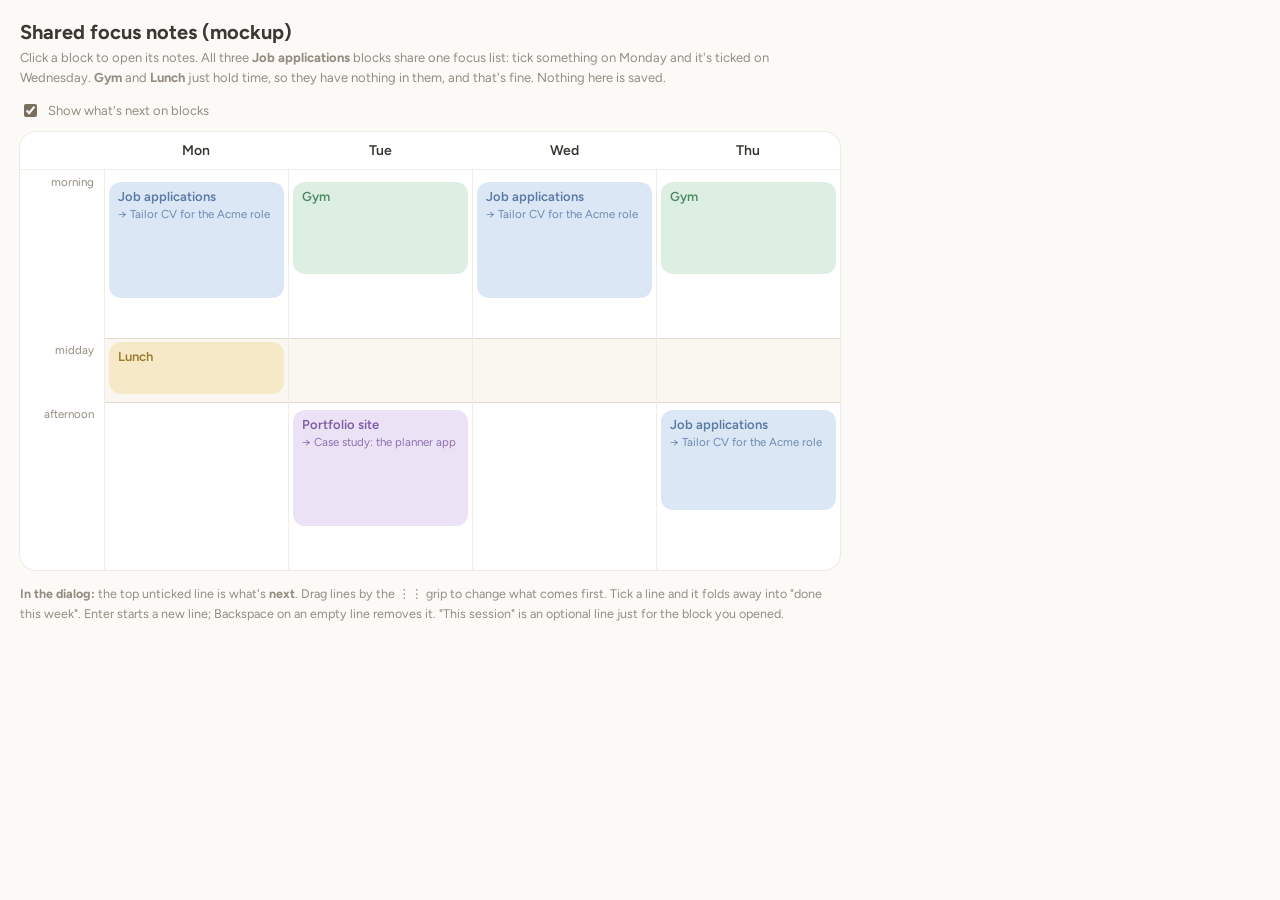
<file: schedule-ish/mockups/notes-focus.html>
<!doctype html>
<html lang="en">
<head>
<meta charset="utf-8">
<meta name="viewport" content="width=device-width, initial-scale=1">
<title>schedule-ish · shared focus notes mockup</title>
  <!-- Favicon: a tilted napkin with a vague week of blocks, inline so there's no extra file. -->
  <link rel="icon" href="data:image/svg+xml,%3Csvg xmlns='http://www.w3.org/2000/svg' viewBox='0 0 32 32'%3E%3Cg transform='rotate(-6 16 16)'%3E%3Crect x='2.5' y='2.5' width='27' height='27' rx='6' fill='%23fbfaf7' stroke='%233b3833' stroke-width='2'/%3E%3Cpath d='M3.5 9.5h25' stroke='%233b3833' stroke-width='1.6'/%3E%3Crect x='6.5' y='12' width='5.5' height='7' rx='2' fill='%237fa3d1'/%3E%3Crect x='13.25' y='14.5' width='5.5' height='10.5' rx='2' fill='%237dbb92'/%3E%3Crect x='20' y='12' width='5.5' height='5' rx='2' fill='%23eaa77a'/%3E%3Crect x='20' y='19' width='5.5' height='6' rx='2' fill='%237fa3d1'/%3E%3C/g%3E%3C/svg%3E">
<link href="https://fonts.googleapis.com/css2?family=Figtree:wght@400;500;600;700&display=swap" rel="stylesheet">
<style>
  /* A throwaway mockup for the notes-model brainstorm. Not wired to the app. */
  :root { --paper:#fbfaf7; --ink:#3b3833; --muted:#948c80; --faint:#c9c1b4; --grid:#f1ede6; --zone:#e2dbcf; --band:#faf7f1; }
  * { box-sizing: border-box; }
  body { margin: 0; background: var(--paper); color: var(--ink); font-family: Figtree, ui-sans-serif, system-ui, sans-serif; padding: 20px; }
  h1 { font-size: 20px; margin: 0 0 4px; }
  .sub { color: var(--muted); font-size: 13px; margin: 0 0 14px; max-width: 760px; line-height: 1.5; }
  .bar { display: flex; gap: 10px; align-items: center; margin-bottom: 12px; font-size: 13px; color: var(--muted); }
  .switch { display: inline-flex; align-items: center; gap: 8px; cursor: pointer; user-select: none; }
  .switch input { accent-color: #7a6f5f; }
  .board { display: grid; grid-template-columns: 84px repeat(4, minmax(120px, 1fr)); background: #fff; border-radius: 16px;
    box-shadow: 0 0 0 1px rgba(60,50,30,.07); overflow: hidden; max-width: 820px; }
  .hd { text-align: center; font-weight: 600; font-size: 14px; padding: 10px 0; border-bottom: 1px solid var(--grid); }
  .col { position: relative; height: 400px; border-left: 1px solid var(--grid); }
  .gut { position: relative; height: 400px; }
  .zl { position: absolute; right: 10px; font-size: 11.5px; color: var(--muted); }
  .line { position: absolute; left: 0; right: 0; border-top: 1px solid var(--zone); }
  .band { position: absolute; left: 0; right: 0; background: var(--band); }
  .blk { position: absolute; left: 4px; right: 4px; border-radius: 12px; padding: 7px 9px; font-size: 13px; cursor: pointer; overflow: hidden; }
  .blk:hover { box-shadow: 0 2px 8px rgba(60,50,30,.12); }
  .blk .t { font-weight: 600; }
  .blk .next { font-size: 11.5px; margin-top: 3px; opacity: .85; white-space: nowrap; overflow: hidden; text-overflow: ellipsis; }
  .blk .dots { position: absolute; right: 8px; bottom: 2px; font-size: 16px; opacity: .6; }

  .overlay { position: fixed; inset: 0; background: rgba(40,34,26,.18); display: none; place-items: start center; padding-top: 9vh; }
  .overlay.open { display: grid; }
  .dialog { width: min(460px, calc(100vw - 32px)); background: #fff; border-radius: 16px; overflow: hidden;
    box-shadow: 0 20px 50px rgba(60,50,30,.25), 0 0 0 1px rgba(60,50,30,.06); }
  .dh { padding: 14px 16px 10px; }
  .dh .title { font-size: 17px; font-weight: 700; }
  .dh .where { font-size: 12px; margin-top: 3px; opacity: .8; }
  .dh .where b { font-weight: 700; }
  .sec { padding: 10px 16px 4px; }
  .sec h3 { margin: 0 0 6px; font-size: 11px; font-weight: 600; letter-spacing: .04em; text-transform: uppercase; color: var(--muted); }
  .item { display: flex; align-items: center; gap: 6px; padding: 2px 0; border-radius: 8px; }
  .item.dragging { opacity: .4; }
  .item.over { box-shadow: 0 -2px 0 #7a6f5f; }
  .grip { width: 14px; color: var(--faint); cursor: grab; font-size: 13px; text-align: center; user-select: none; }
  .tick { width: 18px; height: 18px; border-radius: 99px; border: 1.5px solid var(--faint); background: #fff; flex: none; cursor: pointer; padding: 0; font-size: 11px; color: #fff; }
  .tick:hover { border-color: var(--muted); }
  .item input { flex: 1; min-width: 0; border: 0; outline: none; font: inherit; font-size: 14px; padding: 5px 2px; color: var(--ink); background: transparent; }
  .pill { font-size: 10.5px; font-weight: 600; padding: 1px 7px; border-radius: 99px; background: #f6e9c8; color: #8a6d24; flex: none; }
  .done-toggle { border: 0; background: none; font: inherit; font-size: 12px; color: var(--muted); cursor: pointer; padding: 6px 0 2px; }
  .done-item { display: flex; align-items: center; gap: 8px; font-size: 13px; color: var(--faint); padding: 3px 0 3px 20px; }
  .done-item .tick { background: #9fb6a3; border-color: #9fb6a3; }
  .done-item span { text-decoration: line-through; }
  .hint { font-size: 12px; color: var(--muted); padding: 4px 0 2px 20px; line-height: 1.5; }
  .soft { font-size: 12px; color: #9a7a2c; padding: 4px 0 2px 20px; }
  .session { width: 100%; border: 0; border-bottom: 1px dashed var(--zone); outline: none; font: inherit; font-size: 13.5px; padding: 6px 2px; color: var(--ink); }
  .df { display: flex; align-items: center; padding: 12px 16px 14px; gap: 8px; }
  .df .keys { font-size: 11.5px; color: var(--muted); }
  .btn { font: inherit; font-size: 13px; font-weight: 500; padding: 6px 14px; border-radius: 9px; border: 0; background: var(--ink); color: #fff; margin-left: auto; cursor: pointer; }
  .notes { max-width: 820px; color: var(--muted); font-size: 12.5px; line-height: 1.6; margin-top: 14px; }
</style>
</head>
<body>
<h1>Shared focus notes (mockup)</h1>
<p class="sub">Click a block to open its notes. All three <b>Job applications</b> blocks share one focus list: tick
something on Monday and it's ticked on Wednesday. <b>Gym</b> and <b>Lunch</b> just hold time, so they have nothing
in them, and that's fine. Nothing here is saved.</p>

<div class="bar">
  <label class="switch"><input type="checkbox" id="shownext" checked> Show what's next on blocks</label>
</div>

<div class="board" id="board"></div>
<div class="notes">
  <b>In the dialog:</b> the top unticked line is what's <b>next</b>. Drag lines by the ⋮⋮ grip to change what comes
  first. Tick a line and it folds away into "done this week". Enter starts a new line; Backspace on an empty line removes it.
  "This session" is an optional line just for the block you opened.
</div>

<div class="overlay" id="overlay"><div class="dialog" id="dialog"></div></div>

<script>
const PAL = { blue: ['#dbe7f5', '#5b7ba6'], green: ['#dcefe2', '#4f8a64'], butter: ['#f6e9c8', '#9a7a2c'], lav: ['#ece2f5', '#7e5ea6'] };
const DAYS = ['Mon', 'Tue', 'Wed', 'Thu'], H = 400, SOFT_LIMIT = 5;
const blocks = [
  { id: 1, d: 0, s: .03, h: .3, t: 'Job applications', c: 'blue' },
  { id: 2, d: 2, s: .03, h: .3, t: 'Job applications', c: 'blue' },
  { id: 3, d: 3, s: .6, h: .26, t: 'Job applications', c: 'blue' },
  { id: 4, d: 1, s: .03, h: .24, t: 'Gym', c: 'green' },
  { id: 5, d: 3, s: .03, h: .24, t: 'Gym', c: 'green' },
  { id: 6, d: 0, s: .43, h: .14, t: 'Lunch', c: 'butter' },
  { id: 7, d: 1, s: .6, h: .3, t: 'Portfolio site', c: 'lav' },
];
// Shared focus, one list per name, for the whole week.
const focus = {
  'Job applications': [
    { text: 'Tailor CV for the Acme role', done: false },
    { text: 'Follow up with Sam about the referral', done: false },
    { text: 'Shortlist three more roles', done: false },
    { text: 'Update LinkedIn headline', done: true },
  ],
  'Portfolio site': [{ text: 'Case study: the planner app', done: false }],
};
const session = { 2: 'Just the Acme application today' };
let open = null, showDone = false;

const list = t => (focus[t] = focus[t] || []);
const nextOf = t => list(t).find(x => !x.done && x.text.trim());
const esc = s => s.replace(/[&<>"]/g, c => ({ '&': '&amp;', '<': '&lt;', '>': '&gt;', '"': '&quot;' }[c]));

function renderBoard() {
  const showNext = document.getElementById('shownext').checked;
  let h = '<div class="hd"></div>' + DAYS.map(d => `<div class="hd">${d}</div>`).join('');
  h += '<div class="gut">' + [['morning', 0], ['midday', .42], ['afternoon', .58]].map(([n, a]) => `<div class="zl" style="top:${a * H + 5}px">${n}</div>`).join('') + '</div>';
  DAYS.forEach((d, i) => {
    h += `<div class="col"><div class="band" style="top:${.42 * H}px;height:${.16 * H}px"></div><div class="line" style="top:${.42 * H}px"></div><div class="line" style="top:${.58 * H}px"></div>`;
    for (const b of blocks.filter(x => x.d === i)) {
      const [fill, ink] = PAL[b.c];
      const nx = nextOf(b.t);
      const has = list(b.t).some(x => x.text.trim()) || session[b.id];
      h += `<div class="blk" data-id="${b.id}" style="top:${b.s * H}px;height:${b.h * H - 4}px;background:${fill};color:${ink}">
        <div class="t">${b.t}</div>
        ${showNext && nx ? `<div class="next">→ ${esc(nx.text)}</div>` : ''}
        ${!showNext && has ? '<span class="dots">⋯</span>' : ''}
      </div>`;
    }
    h += '</div>';
  });
  document.getElementById('board').innerHTML = h;
}

function renderDialog(focusIndex) {
  const b = blocks.find(x => x.id === open);
  const [fill, ink] = PAL[b.c];
  const items = list(b.t);
  const siblings = blocks.filter(x => x.t === b.t);
  const openItems = items.filter(x => !x.done), doneItems = items.filter(x => x.done);
  if (!openItems.length) items.push({ text: '', done: false });
  const live = items.filter(x => !x.done);
  const firstReal = live.find(x => x.text.trim());
  document.getElementById('dialog').innerHTML = `
    <div class="dh" style="background:${fill};color:${ink}">
      <div class="title">${b.t}</div>
      <div class="where">${siblings.length > 1
        ? `Shared by <b>${siblings.length} blocks</b> this week: ${siblings.map(x => x.id === b.id ? `<b>${DAYS[x.d]}</b>` : DAYS[x.d]).join(' · ')}`
        : `${DAYS[b.d]} · one block this week`}</div>
    </div>
    <div class="sec">
      <h3>Focus this week</h3>
      <div id="items">${live.map(x => {
        const i = items.indexOf(x);
        return `<div class="item" draggable="true" data-i="${i}">
          <span class="grip" title="Drag to change what's next">⋮⋮</span>
          <button class="tick" data-tick="${i}" title="Done"></button>
          <input data-i="${i}" value="${esc(x.text)}" placeholder="${live.length === 1 ? "What's first? (optional)" : ''}">
          ${x === firstReal ? '<span class="pill">next</span>' : ''}
        </div>`; }).join('')}</div>
      ${!items.some(x => x.text.trim()) ? `<div class="hint">Nothing to track? That's fine. Some blocks just hold the time.</div>` : ''}
      ${live.filter(x => x.text.trim()).length > SOFT_LIMIT ? `<div class="soft">That's a lot for one intent. Keep it broad?</div>` : ''}
      ${doneItems.length ? `<button class="done-toggle" id="donetoggle">${showDone ? '▾' : '▸'} Done this week (${doneItems.length})</button>
        ${showDone ? doneItems.map(x => `<div class="done-item"><button class="tick" data-untick="${items.indexOf(x)}" title="Not done after all">✓</button><span>${esc(x.text)}</span></div>`).join('') : ''}` : ''}
    </div>
    <div class="sec">
      <h3>This session · ${DAYS[b.d]}</h3>
      <input class="session" id="session" value="${esc(session[b.id] || '')}" placeholder="Anything just for this block? (optional)">
    </div>
    <div class="df"><span class="keys">Enter: new line · drag ⋮⋮ to reorder</span><button class="btn" id="done">Done</button></div>`;
  if (focusIndex != null) {
    const input = document.querySelector(`#items input[data-i="${focusIndex}"]`);
    if (input) { input.focus(); input.setSelectionRange(input.value.length, input.value.length); }
  }
}

function openDialog(id) {
  open = id; showDone = false;
  document.getElementById('overlay').classList.add('open');
  const b = blocks.find(x => x.id === id);
  const firstOpen = list(b.t).findIndex(x => !x.done);
  renderDialog(firstOpen === -1 ? list(b.t).length : firstOpen);
}
function closeDialog() {
  const b = blocks.find(x => x.id === open);
  focus[b.t] = list(b.t).filter(x => x.text.trim());
  open = null;
  document.getElementById('overlay').classList.remove('open');
  renderBoard();
}

document.getElementById('board').addEventListener('click', e => { const bl = e.target.closest('.blk'); if (bl) openDialog(+bl.dataset.id); });
document.getElementById('shownext').addEventListener('change', renderBoard);
document.getElementById('overlay').addEventListener('mousedown', e => { if (e.target.id === 'overlay') closeDialog(); });

const dlg = document.getElementById('dialog');
dlg.addEventListener('input', e => {
  const b = blocks.find(x => x.id === open);
  if (e.target.dataset.i != null) list(b.t)[+e.target.dataset.i].text = e.target.value;
  if (e.target.id === 'session') session[b.id] = e.target.value;
});
dlg.addEventListener('click', e => {
  const b = blocks.find(x => x.id === open), items = list(b.t);
  if (e.target.id === 'done') return closeDialog();
  if (e.target.id === 'donetoggle') { showDone = !showDone; return renderDialog(); }
  if (e.target.dataset.tick != null) { const it = items[+e.target.dataset.tick]; if (it.text.trim()) it.done = true; return renderDialog(); }
  if (e.target.dataset.untick != null) { items[+e.target.dataset.untick].done = false; return renderDialog(); }
});
dlg.addEventListener('keydown', e => {
  if (e.key === 'Escape') return closeDialog();
  const i = e.target.dataset.i; if (i == null) return;
  const b = blocks.find(x => x.id === open), items = list(b.t);
  if (e.key === 'Enter') { e.preventDefault(); items.splice(+i + 1, 0, { text: '', done: false }); renderDialog(+i + 1); }
  else if (e.key === 'Backspace' && e.target.value === '' && items.filter(x => !x.done).length > 1) {
    e.preventDefault(); items.splice(+i, 1);
    const prev = items.slice(0, +i).map((x, k) => [x, k]).filter(([x]) => !x.done).pop();
    renderDialog(prev ? prev[1] : null);
  }
});
// Drag lines to reorder: the top unticked line is what's next.
let dragFrom = null;
dlg.addEventListener('dragstart', e => { const it = e.target.closest('.item'); if (!it) return; dragFrom = +it.dataset.i; it.classList.add('dragging'); });
dlg.addEventListener('dragover', e => { const it = e.target.closest('.item'); if (!it) return; e.preventDefault();
  dlg.querySelectorAll('.item').forEach(x => x.classList.toggle('over', x === it)); });
dlg.addEventListener('drop', e => {
  const it = e.target.closest('.item'); if (!it || dragFrom == null) return; e.preventDefault();
  const b = blocks.find(x => x.id === open), items = list(b.t);
  // Dragging up lands before the target line, dragging down lands after it.
  const to = +it.dataset.i, [moved] = items.splice(dragFrom, 1);
  items.splice(to, 0, moved);
  dragFrom = null; renderDialog();
});
dlg.addEventListener('dragend', () => { dragFrom = null; dlg.querySelectorAll('.item').forEach(x => x.classList.remove('dragging', 'over')); });

renderBoard();
</script>
</body>
</html>
</file>
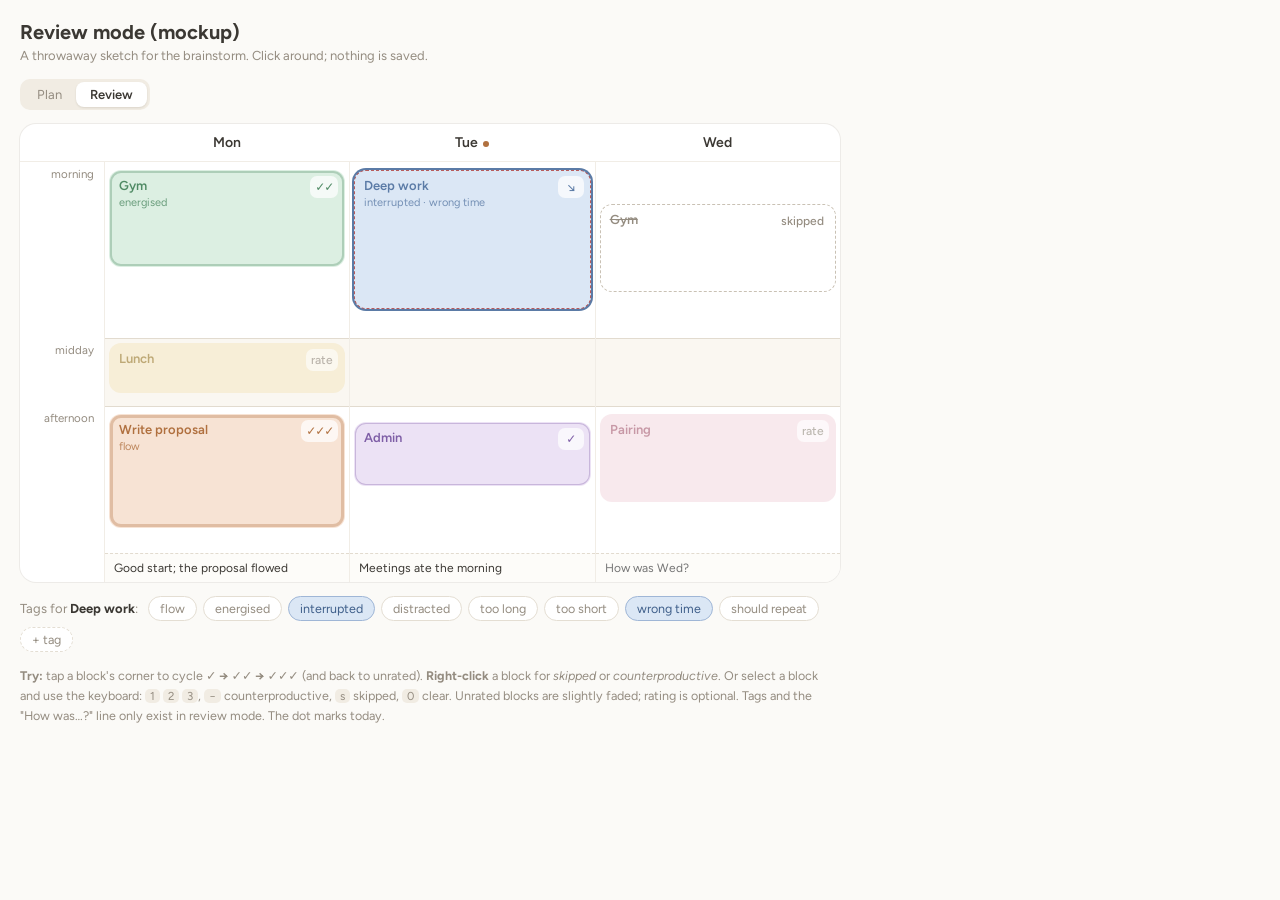
<file: schedule-ish/mockups/review-mode.html>
<!doctype html>
<html lang="en">
<head>
<meta charset="utf-8">
<meta name="viewport" content="width=device-width, initial-scale=1">
<title>schedule-ish · review mode mockup</title>
  <!-- Favicon: a tilted napkin with a vague week of blocks, inline so there's no extra file. -->
  <link rel="icon" href="data:image/svg+xml,%3Csvg xmlns='http://www.w3.org/2000/svg' viewBox='0 0 32 32'%3E%3Cg transform='rotate(-6 16 16)'%3E%3Crect x='2.5' y='2.5' width='27' height='27' rx='6' fill='%23fbfaf7' stroke='%233b3833' stroke-width='2'/%3E%3Cpath d='M3.5 9.5h25' stroke='%233b3833' stroke-width='1.6'/%3E%3Crect x='6.5' y='12' width='5.5' height='7' rx='2' fill='%237fa3d1'/%3E%3Crect x='13.25' y='14.5' width='5.5' height='10.5' rx='2' fill='%237dbb92'/%3E%3Crect x='20' y='12' width='5.5' height='5' rx='2' fill='%23eaa77a'/%3E%3Crect x='20' y='19' width='5.5' height='6' rx='2' fill='%237fa3d1'/%3E%3C/g%3E%3C/svg%3E">
<link href="https://fonts.googleapis.com/css2?family=Figtree:wght@400;500;600;700&display=swap" rel="stylesheet">
<style>
  /* A throwaway mockup for the review-mode brainstorm. Not wired to the app. */
  :root { --paper:#fbfaf7; --ink:#3b3833; --muted:#948c80; --faint:#c9c1b4; --grid:#f1ede6; --zone:#e2dbcf; --band:#faf7f1; }
  * { box-sizing: border-box; }
  body { margin: 0; background: var(--paper); color: var(--ink); font-family: Figtree, ui-sans-serif, system-ui, sans-serif; padding: 20px; }
  h1 { font-size: 20px; margin: 0 0 4px; }
  .sub { color: var(--muted); font-size: 13px; margin: 0 0 16px; }
  .bar { display: flex; gap: 12px; align-items: center; flex-wrap: wrap; margin-bottom: 14px; }
  .seg { display: inline-flex; background: #f1ece3; border-radius: 10px; padding: 3px; }
  .seg button { border: 0; background: transparent; font: inherit; font-size: 13px; padding: 5px 14px; border-radius: 8px; color: var(--muted); cursor: pointer; }
  .seg button.on { background: #fff; color: var(--ink); font-weight: 600; box-shadow: 0 1px 2px rgba(60,50,30,.12); }
  .board { display: grid; grid-template-columns: 84px repeat(3, minmax(120px, 1fr)); background: #fff; border-radius: 16px;
    box-shadow: 0 0 0 1px rgba(60,50,30,.07); overflow: hidden; max-width: 820px; }
  .hd { text-align: center; font-weight: 600; font-size: 14px; padding: 10px 0; border-bottom: 1px solid var(--grid); }
  .hd .dot { display: inline-block; width: 6px; height: 6px; border-radius: 9px; background: #b0703f; margin-left: 5px; vertical-align: middle; }
  .col { position: relative; height: 420px; border-left: 1px solid var(--grid); }
  .gut { position: relative; height: 420px; }
  .zl { position: absolute; right: 10px; font-size: 11.5px; color: var(--muted); }
  .line { position: absolute; left: 0; right: 0; border-top: 1px solid var(--zone); }
  .band { position: absolute; left: 0; right: 0; background: var(--band); }
  .blk { position: absolute; left: 4px; right: 4px; border-radius: 12px; padding: 7px 9px; font-size: 13px; cursor: pointer; border: 1.5px solid transparent; overflow: hidden; }
  .blk .t { font-weight: 600; }
  .blk .tags { font-size: 11px; opacity: .8; margin-top: 3px; }
  .blk.sel { box-shadow: 0 0 0 2px var(--ring); }
  .blk.unrated { opacity: .62; }
  .blk.skip { background: transparent !important; border: 1.5px dashed var(--faint); color: var(--muted) !important; opacity: 1; }
  .blk.skip .t { text-decoration: line-through; }
  .blk.bad { border: 1.5px dashed #b85c5c; }
  .rate { position: absolute; top: 5px; right: 6px; min-width: 26px; height: 22px; padding: 0 5px; border-radius: 7px; border: 0;
    background: rgba(255,255,255,.72); font: inherit; font-size: 12px; font-weight: 700; color: inherit; cursor: pointer; letter-spacing: -1px; }
  .rate:hover { background: #fff; }
  .rate.word { letter-spacing: 0; font-weight: 500; }
  .rate.empty { font-weight: 500; letter-spacing: 0; color: var(--muted); }
  .dayline { position: absolute; left: 0; right: 0; bottom: 0; border: 0; border-top: 1px dashed var(--zone); padding: 7px 9px;
    font: inherit; font-size: 12px; background: #fdfcf9; color: var(--ink); outline: none; }
  .panel { max-width: 820px; margin-top: 14px; min-height: 40px; display: flex; flex-wrap: wrap; gap: 6px; align-items: center; }
  .chip { font: inherit; font-size: 12.5px; padding: 4px 11px; border-radius: 99px; border: 1px solid #e4ded3; background: #fff; color: var(--muted); cursor: pointer; }
  .chip.on { background: #dbe7f5; border-color: #9fb6d6; color: #3f5f8a; }
  .chip.add { border-style: dashed; }
  .chip input { border: 0; outline: none; font: inherit; width: 90px; background: transparent; color: var(--ink); }
  .menu { position: absolute; z-index: 5; background: #fff; border-radius: 10px; box-shadow: 0 8px 24px rgba(60,50,30,.18), 0 0 0 1px rgba(60,50,30,.06); padding: 4px; }
  .menu button { display: block; width: 100%; text-align: left; border: 0; background: transparent; font: inherit; font-size: 13px; padding: 6px 12px; border-radius: 7px; cursor: pointer; color: var(--ink); }
  .menu button:hover { background: #f3efe8; }
  .help { max-width: 820px; color: var(--muted); font-size: 12.5px; line-height: 1.6; margin-top: 14px; }
  kbd { font: inherit; font-size: 11.5px; background: #f1ece3; border-radius: 5px; padding: 0 5px; }
</style>
</head>
<body>
<h1>Review mode (mockup)</h1>
<p class="sub">A throwaway sketch for the brainstorm. Click around; nothing is saved.</p>

<div class="bar">
  <div class="seg" id="mode"><button data-v="plan">Plan</button><button data-v="review" class="on">Review</button></div>
</div>

<div class="board" id="board"></div>
<div class="panel" id="panel"></div>
<div class="help" id="help"></div>

<script>
const PAL = { green: ['#dcefe2', '#4f8a64'], blue: ['#dbe7f5', '#5b7ba6'], butter: ['#f6e9c8', '#9a7a2c'],
  rose: ['#f5dde3', '#a65a70'], lav: ['#ece2f5', '#7e5ea6'], peach: ['#f7e3d4', '#b0703f'] };
const DAYS = ['Mon', 'Tue', 'Wed'], TODAY = 1, H = 420;
const ZONES = [['morning', 0, .42], ['midday', .42, .58], ['afternoon', .58, 1]];
let blocks = [
  { id: 1, d: 0, s: .02, h: .24, t: 'Gym', c: 'green', r: 2, tags: ['energised'] },
  { id: 2, d: 0, s: .43, h: .13, t: 'Lunch', c: 'butter', r: null, tags: [] },
  { id: 3, d: 0, s: .6, h: .28, t: 'Write proposal', c: 'peach', r: 3, tags: ['flow'] },
  { id: 4, d: 1, s: .02, h: .34, t: 'Deep work', c: 'blue', r: 'bad', tags: ['interrupted', 'wrong time'] },
  { id: 5, d: 1, s: .62, h: .16, t: 'Admin', c: 'lav', r: 1, tags: [] },
  { id: 6, d: 2, s: .1, h: .22, t: 'Gym', c: 'green', r: 'skip', tags: [] },
  { id: 7, d: 2, s: .6, h: .22, t: 'Pairing', c: 'rose', r: null, tags: [] },
];
const dayNotes = ['Good start; the proposal flowed', 'Meetings ate the morning', ''];
let tagList = ['flow', 'energised', 'interrupted', 'distracted', 'too long', 'too short', 'wrong time', 'should repeat'];
let mode = 'review', sel = 4, menu = null, adding = false;

const label = r => r === null ? 'rate' : r === 'skip' ? 'skipped' : r === 'bad' ? '↘' : '✓'.repeat(r);
const CYCLE = [null, 1, 2, 3]; // tapping only walks the positive levels

function render() {
  const rev = mode === 'review';
  let h = '<div class="hd"></div>' + DAYS.map((d, i) => `<div class="hd">${d}${i === TODAY ? '<span class="dot" title="today"></span>' : ''}</div>`).join('');
  h += '<div class="gut">' + ZONES.map(([n, a]) => `<div class="zl" style="top:${a * H + 5}px">${n}</div>`).join('') + '</div>';
  DAYS.forEach((d, i) => {
    h += `<div class="col" data-day="${i}"><div class="band" style="top:${.42 * H}px;height:${.16 * H}px"></div>`;
    h += ZONES.slice(1).map(([, a]) => `<div class="line" style="top:${a * H}px"></div>`).join('');
    for (const b of blocks.filter(x => x.d === i)) {
      const [fill, ink] = PAL[b.c];
      const cls = ['blk'];
      if (rev && b.id === sel) cls.push('sel');
      if (rev && b.r === null) cls.push('unrated');
      if (rev && b.r === 'skip') cls.push('skip');
      if (rev && b.r === 'bad') cls.push('bad');
      const weight = rev && typeof b.r === 'number' ? `box-shadow: inset 0 0 0 ${b.r}px ${ink}55${b.id === sel ? `, 0 0 0 2px ${ink}` : ''};` : '';
      h += `<div class="${cls.join(' ')}" data-id="${b.id}" style="top:${b.s * H}px;height:${b.h * H - 4}px;background:${fill};color:${ink};--ring:${ink};${weight}">
        <div class="t">${b.t}</div>
        ${rev && b.tags.length ? `<div class="tags">${b.tags.join(' · ')}</div>` : ''}
        ${rev ? `<button class="rate ${b.r === null ? 'empty' : ''} ${typeof b.r === 'number' ? '' : 'word'}" data-rate="${b.id}" title="Tap: ✓ → ✓✓ → ✓✓✓ · right-click: skipped / counterproductive">${label(b.r)}</button>` : ''}
      </div>`;
    }
    if (rev) h += `<input class="dayline" data-day="${i}" value="${dayNotes[i]}" placeholder="How was ${d}?">`;
    h += '</div>';
  });
  document.getElementById('board').innerHTML = h;

  const b = blocks.find(x => x.id === sel);
  const panel = document.getElementById('panel');
  if (!rev || !b) { panel.innerHTML = ''; }
  else {
    panel.innerHTML = `<span style="font-size:13px;color:var(--muted);margin-right:4px">Tags for <b style="color:var(--ink)">${b.t}</b>:</span>` +
      tagList.map(t => `<button class="chip ${b.tags.includes(t) ? 'on' : ''}" data-tag="${t}">${t}</button>`).join('') +
      (adding ? `<span class="chip add"><input id="newtag" placeholder="new tag"></span>` : `<button class="chip add" data-add>+ tag</button>`);
    if (adding) { const i = document.getElementById('newtag'); i.focus(); }
  }
  document.getElementById('help').innerHTML = rev
    ? `<b>Try:</b> tap a block's corner to cycle <b>✓ → ✓✓ → ✓✓✓</b> (and back to unrated). <b>Right-click</b> a block for <i>skipped</i> or <i>counterproductive</i>.
       Or select a block and use the keyboard: <kbd>1</kbd> <kbd>2</kbd> <kbd>3</kbd>, <kbd>−</kbd> counterproductive, <kbd>s</kbd> skipped, <kbd>0</kbd> clear.
       Unrated blocks are slightly faded; rating is optional. Tags and the "How was…?" line only exist in review mode. The dot marks today.`
    : `Plan mode: ratings and tags are hidden, and the board works as it does today.`;
}

function closeMenu() { if (menu) { menu.remove(); menu = null; } }

document.addEventListener('click', e => {
  closeMenu();
  if (mode !== 'review') return;
  const rb = e.target.closest('[data-rate]');
  if (rb) {
    const b = blocks.find(x => x.id == rb.dataset.rate);
    const i = CYCLE.indexOf(b.r);
    b.r = CYCLE[(i + 1) % CYCLE.length]; // from skipped / counterproductive, a tap starts again at ✓
    if (i === -1) b.r = 1;
    sel = b.id; return render();
  }
  const bl = e.target.closest('.blk');
  if (bl) { sel = +bl.dataset.id; return render(); }
  const chip = e.target.closest('[data-tag]');
  if (chip) { const b = blocks.find(x => x.id === sel); const t = chip.dataset.tag;
    b.tags = b.tags.includes(t) ? b.tags.filter(x => x !== t) : [...b.tags, t]; return render(); }
  if (e.target.closest('[data-add]')) { adding = true; return render(); }
});

document.addEventListener('contextmenu', e => {
  const bl = e.target.closest('.blk');
  if (!bl || mode !== 'review') return;
  e.preventDefault(); closeMenu();
  sel = +bl.dataset.id; render();
  const b = blocks.find(x => x.id === sel);
  menu = document.createElement('div'); menu.className = 'menu';
  menu.style.left = e.pageX + 'px'; menu.style.top = e.pageY + 'px';
  menu.innerHTML = [['skip', 'Skipped: didn’t do it'], ['bad', 'Counterproductive'], [null, 'Clear rating']]
    .map(([v, l]) => `<button data-v="${v}">${l}</button>`).join('');
  menu.addEventListener('click', ev => { const v = ev.target.dataset.v; b.r = v === 'null' ? null : v; closeMenu(); render(); ev.stopPropagation(); });
  document.body.appendChild(menu);
});

document.addEventListener('keydown', e => {
  if (e.target.id === 'newtag') {
    if (e.key === 'Enter') { const v = e.target.value.trim().toLowerCase(); if (v && !tagList.includes(v)) tagList.push(v);
      const b = blocks.find(x => x.id === sel); if (v && !b.tags.includes(v)) b.tags.push(v); adding = false; render(); }
    if (e.key === 'Escape') { adding = false; render(); }
    return;
  }
  if (mode !== 'review' || e.target.tagName === 'INPUT') return;
  const b = blocks.find(x => x.id === sel); if (!b) return;
  const map = { '1': 1, '2': 2, '3': 3, '-': 'bad', 's': 'skip', '0': null };
  if (e.key in map) { b.r = map[e.key]; render(); }
});

document.addEventListener('input', e => { if (e.target.dataset.day != null) dayNotes[+e.target.dataset.day] = e.target.value; });

document.getElementById('mode').addEventListener('click', e => {
  const x = e.target.closest('button'); if (!x) return;
  [...x.parentElement.children].forEach(c => c.classList.toggle('on', c === x));
  mode = x.dataset.v; closeMenu(); render();
});

render();
</script>
</body>
</html>
</file>
